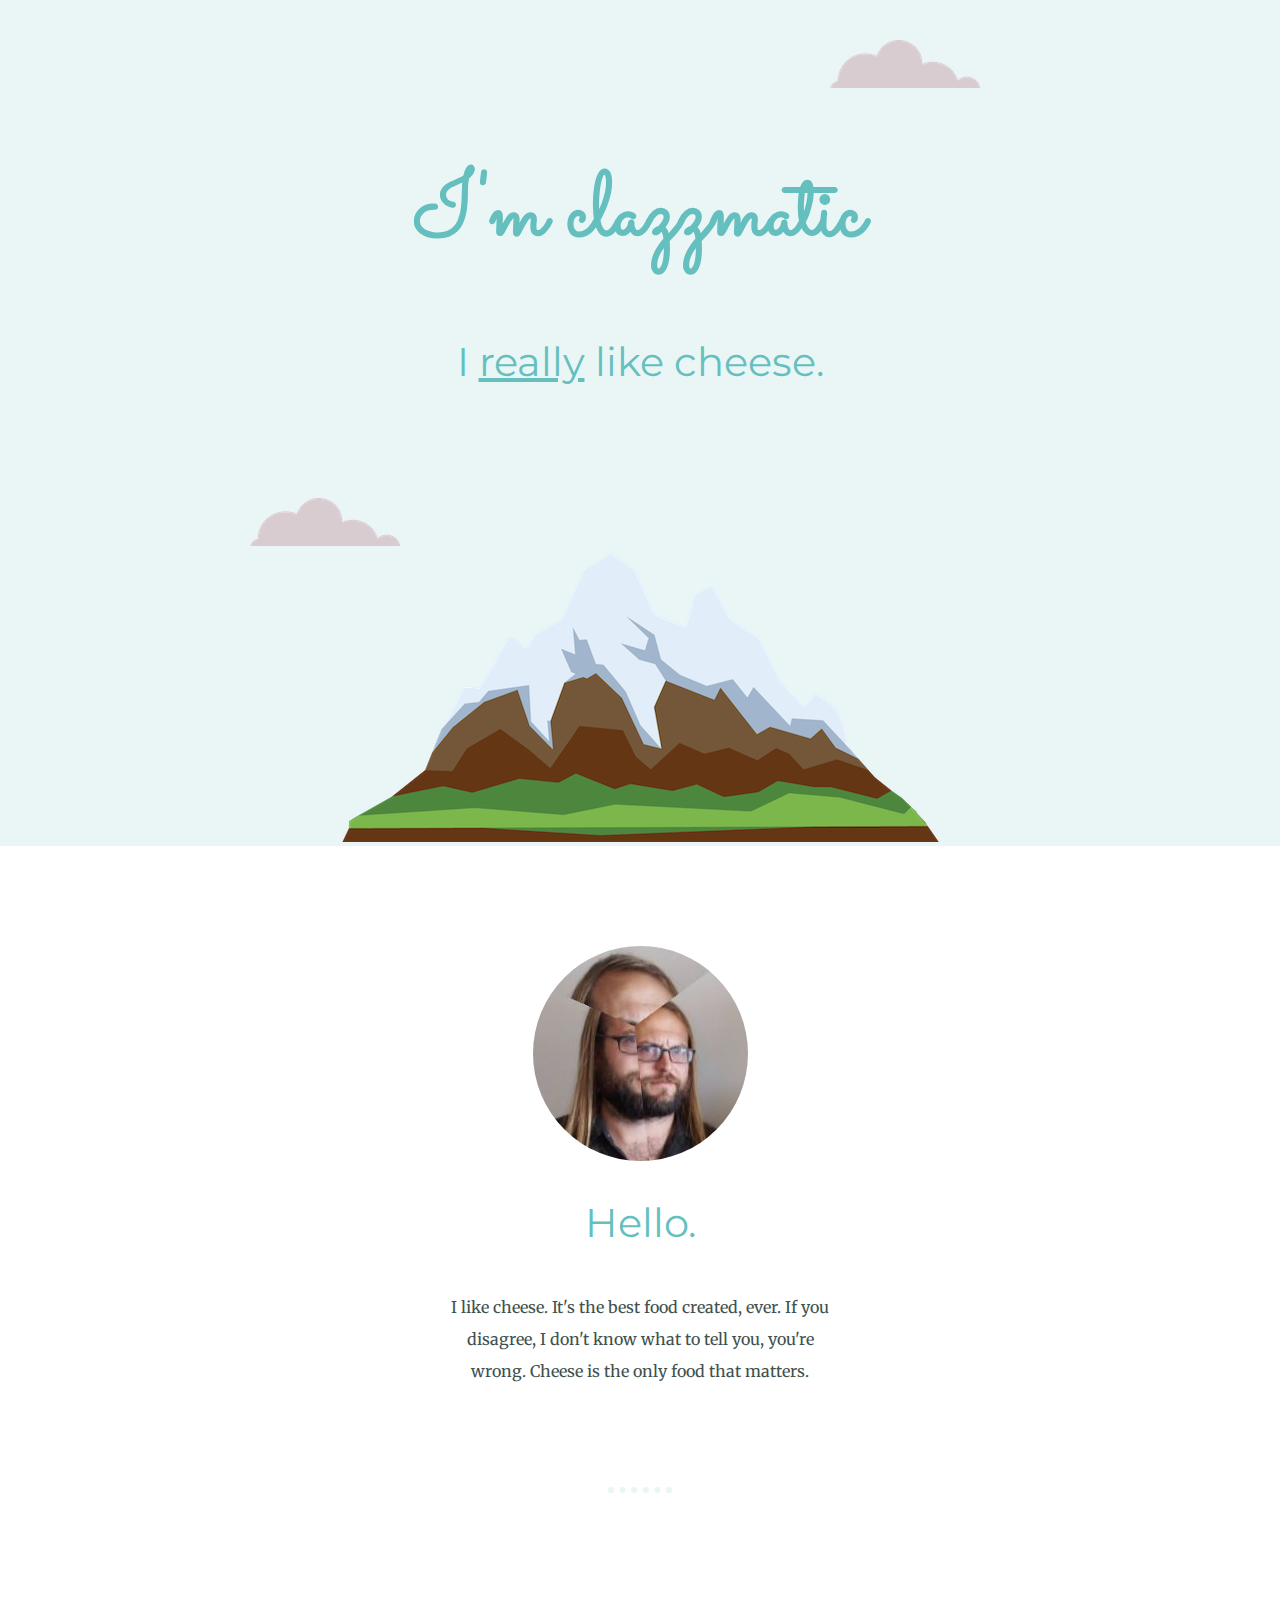
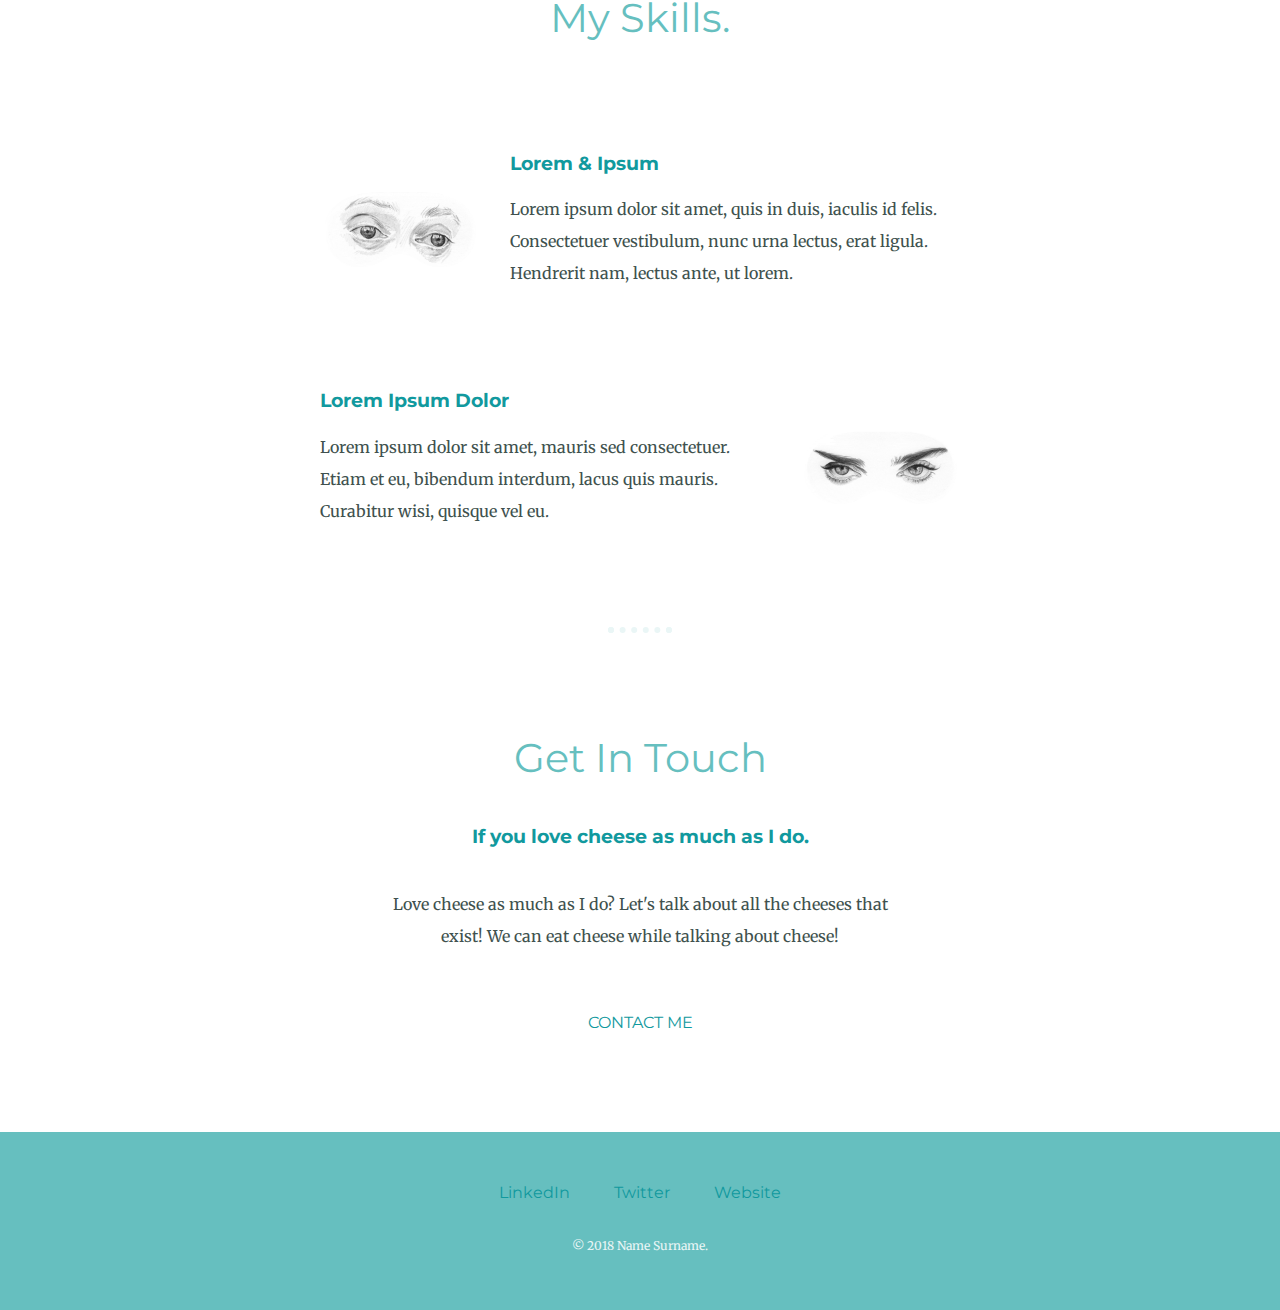
<file: index.html>
<!DOCTYPE html>
<html lang="en" dir="ltr">
  <head>
    <meta charset="utf-8">
    <title>clazzmatic</title>
    <link rel="stylesheet" href="CSS/styles.css">
    <link rel="icon" href="favicon.ico">
    <link href="https://fonts.googleapis.com/css2?family=Merriweather&family=Montserrat&family=Sacramento&display=swap" rel="stylesheet">
  </head>
  <body>
<div class="top-container">
  <img class="top-cloud" src="images/cloud.png" alt="cloud-img">
  <h1>I'm clazzmatic</h1>
<h2>
  <p>I <span class="really">really</span> like cheese.</p>
  </h2>
  <img class="bottom-cloud" src="images/cloud.png" alt="cloud-img">
  <img src="images/mountain.png" alt="mountain-img">
</div>
<div class="middle-container">
  <div class="profile">
    <img src="images/gurgles.png" alt="bro">
    <h2>Hello.</h2>
    <p class="intro">I like cheese. It's the best food created, ever. If you disagree, I don't know what to tell you, you're wrong. Cheese is the only food that matters.</p>
  </div>
  <hr>
  <div class="skills">
    <h2>My Skills.</h2>
    <div class="skill-row">
      <img class="eyes" src="images/eyes.gif" alt="eyes">

      <h3>Lorem & Ipsum</h3>
      <p>Lorem ipsum dolor sit amet, quis in duis, iaculis id felis. Consectetuer vestibulum, nunc urna lectus, erat ligula. Hendrerit nam, lectus ante, ut lorem.</p>

    </div>
    <div class="skill-row">
      <img class="eyes2" src="images/eyes2.gif" alt="eyes2">

      <h3>Lorem Ipsum Dolor</h3>
      <p>Lorem ipsum dolor sit amet, mauris sed consectetuer. Etiam et eu, bibendum interdum, lacus quis mauris. Curabitur wisi, quisque vel eu.</p>

    </div>
  </div>
  <hr>
  <div class="contact-me">
    <h2>Get In Touch</h2>
    <h3>If you love cheese as much as I do.</h3>
    <p class="contact-message">Love cheese as much as I do? Let's talk about all the cheeses that exist! We can eat cheese while talking about cheese!</p>
    <a class="btn" href="mailto:name@email.com">CONTACT ME</a>
  </div>
</div>

<div class="bottom-container">
  <a class="footer-link" href="https://www.linkedin.com/">LinkedIn</a>
  <a class="footer-link" href="https://twitter.com/">Twitter</a>
  <a class="footer-link" href="https://www.appbrewery.co/">Website</a>
  <p class="copyright">© 2018 Name Surname.</p>
</div>

</div>
  </body>
</html>
</file>
<file: CSS/styles.css>
body {
  color: #40514E;
  margin: 0;
  text-align: center;
  font-family: 'Merriweather', serif;
}

h1 {
  font-size: 5.625rem;
  margin: 50px auto 0 auto;
  font-family: 'Sacramento', cursive;
  color: #66BFBF;
}

h2 {
    font-family: 'Montserrat', sans-serif;
    font-size: 2.5rem;
    color: #66BFBF;
    font-weight: normal;
    padding-bottom: 10px;
}

h3 {
font-family: 'Montserrat', sans-serif;
color: #11999E;
}

p {
  line-height: 2;
}

hr {
  border: dotted #EAF6F6 6px;
  border-bottom: none;
  width: 4%;
  margin: 100px auto;
}

a {
  color: #11999E;
  font-family: 'Montserrat', sans-serif;
  margin: 10px 20px;
  text-decoration: none;
}

a:hover {
  color: #EAF6F6;
}

.copyright {
  color: #EAF6F6;
  font-size: 0.75rem;
  padding: 20px 0px;
}

.top-container {
  background-color: #EAF6F6;
  position: relative;
  padding-top: 100px;
}

.middle-container {
  margin: 100px 0;
}

.bottom-container {
  background-color: #66BFBF;
  padding: 50px 0 20px;
}

.skill-row {
  width: 50%;
  margin: 100px auto 100px auto;
  text-align: left;
  }

.eyes {
  width: 25%;
  float: left;
  margin-right: 30px;
}
.eyes2 {
  width: 25%;
  float: right;
  margin-left: 30px;
}

.footer-link {
  color: #11999E;
}
.btn {
  color: #11999E;
}

.really {
  text-decoration: underline;
}

.intro {
  width: 30%;
  margin: auto;
}
.contact-message {
  width: 40%;
  margin: 40px auto 60px;
}

.top-cloud {
  position: absolute;
  right: 300px;
  top: 40px;
}

.bottom-cloud {
  position: absolute;
  left: 250px;
  bottom: 300px;
}

.btn {
   background: #11CDD4;
   background-image: -webkit-linear-gradient(top, #11CDD4, #11999E);
   background-image: -moz-linear-gradient(top, #11CDD4, #11999E);
   background-image: -ms-linear-gradient(top, #11CDD4, #11999E);
   background-image: -o-linear-gradient(top, #11CDD4, #11999E);
   background-image: linear-gradient(to bottom, #11CDD4, #11999E);
   -webkit-border-radius: 8px;
   -moz-border-radius: 8px;
   border-radius: 8px;
   color: #FFFFFF;
   font-family: Arial;
   font-size: 20px;
   font-weight: 500;
   padding: 14px;
   text-decoration: none;
   display: inline-block;
   cursor: pointer;
   text-align: center;
}

.btn:hover {
   border: solid #2BC4AD 0px;
   background: #30E3CB;
   background-image: -webkit-linear-gradient(top, #30E3CB, #2BC4AD);
   background-image: -moz-linear-gradient(top, #30E3CB, #2BC4AD);
   background-image: -ms-linear-gradient(top, #30E3CB, #2BC4AD);
   background-image: -o-linear-gradient(top, #30E3CB, #2BC4AD);
   background-image: linear-gradient(to bottom, #30E3CB, #2BC4AD);
   -webkit-border-radius: 8px;
   -moz-border-radius: 8px;
   border-radius: 8px;
   text-decoration: none;
}
</file>
